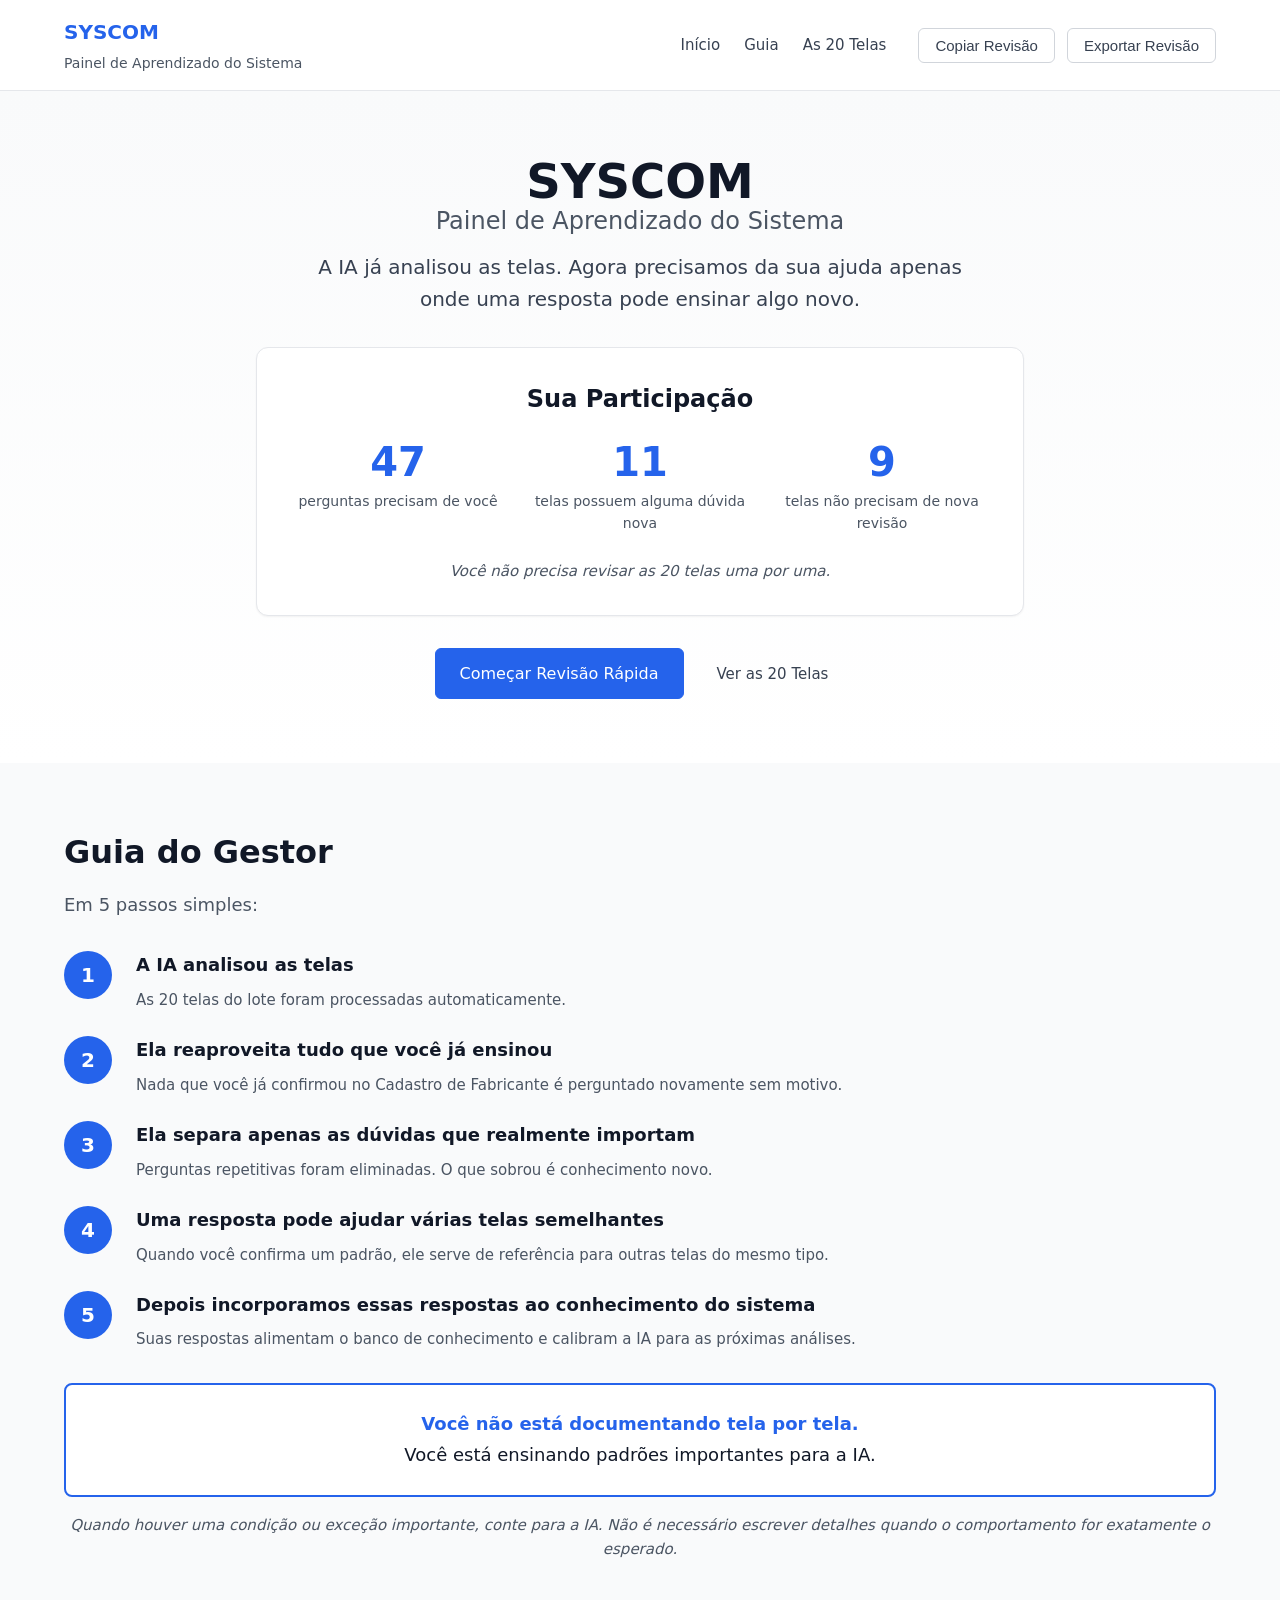
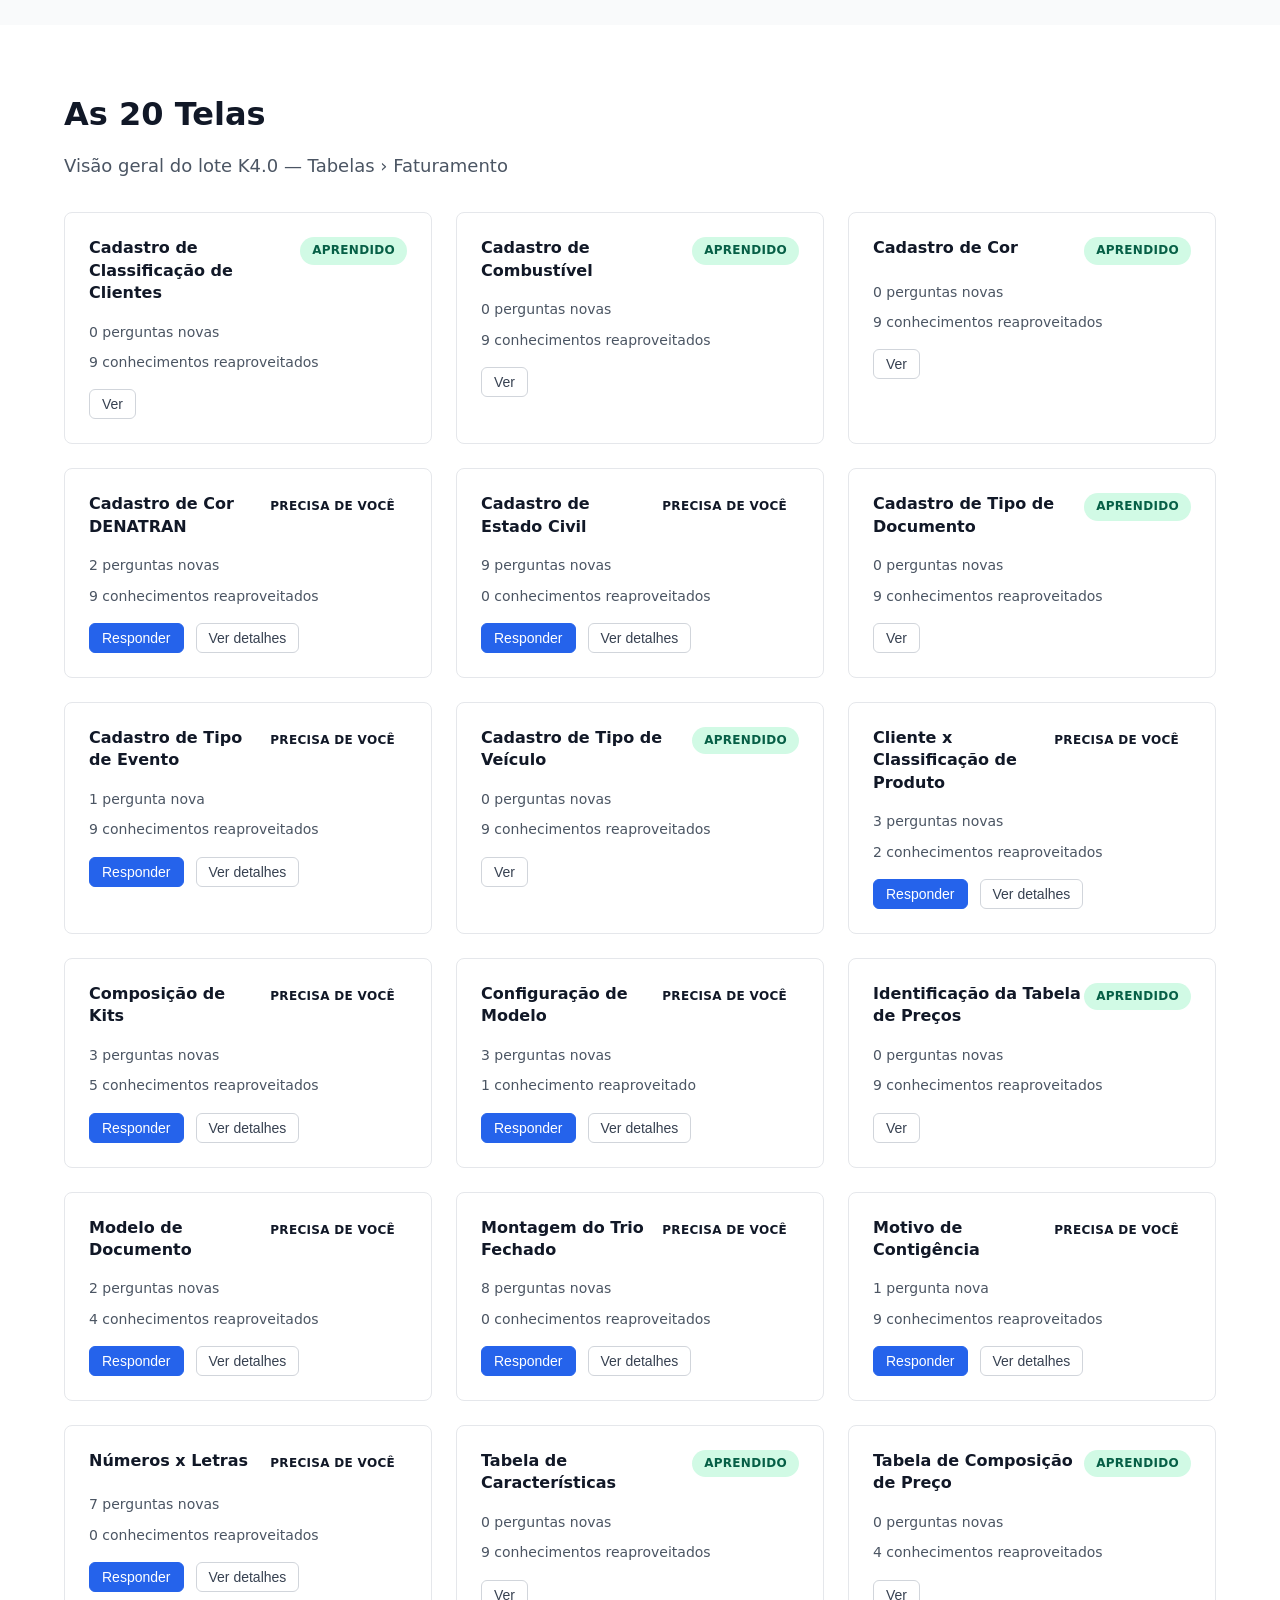
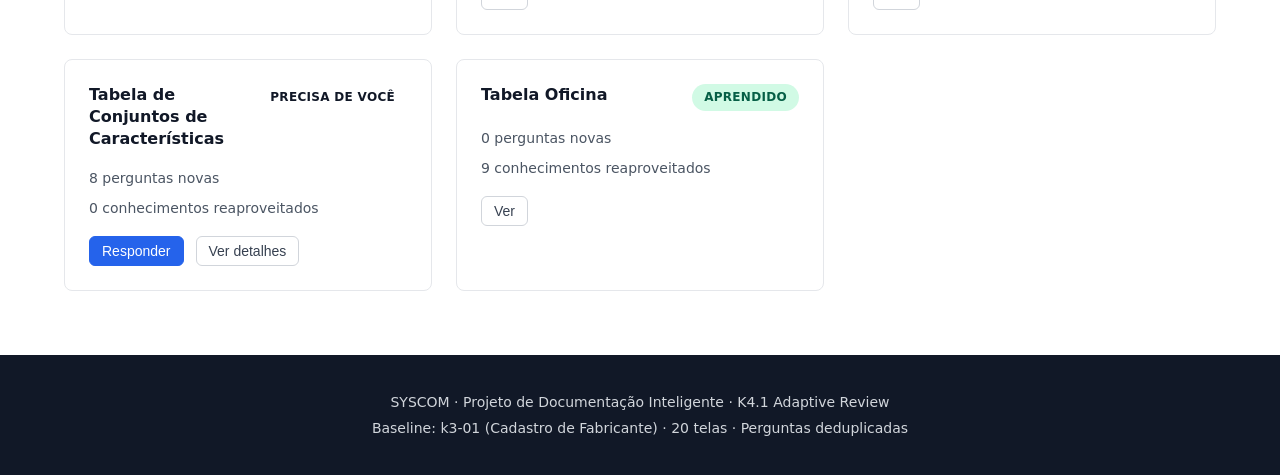
<file: index.html>
<!DOCTYPE html>
<html lang="pt-BR">
<head>
<meta charset="utf-8">
<meta name="viewport" content="width=device-width, initial-scale=1">
<meta name="robots" content="noindex, nofollow">
<title>SYSCOM · Painel de Aprendizado do Sistema</title>
<meta name="description" content="A IA já analisou as telas. Agora precisamos da sua ajuda apenas onde uma resposta pode ensinar algo novo.">
<link rel="stylesheet" href="assets/app.css">
</head>
<body>

<header class="topbar" role="banner">
  <div class="wrap topbar-inner">
    <div class="brand">
      <span class="brand-mark">SYSCOM</span>
      <span class="brand-sub">Painel de Aprendizado do Sistema</span>
    </div>
    <nav class="topnav" aria-label="Navegação principal">
      <a href="#home">Início</a>
      <a href="#guia">Guia</a>
      <a href="#telas">As 20 Telas</a>
    </nav>
    <div class="header-cta">
      <button type="button" class="btn btn-outline" id="btn-copiar">Copiar Revisão</button>
      <button type="button" class="btn btn-outline" id="btn-exportar">Exportar Revisão</button>
    </div>
  </div>
</header>

<main id="conteudo" tabindex="-1">

  <!-- HOME -->
  <section class="hero" id="home">
    <div class="wrap hero-inner">
      <h1 class="hero-title">SYSCOM<br><span>Painel de Aprendizado do Sistema</span></h1>
      <p class="hero-subtitle">A IA já analisou as telas. Agora precisamos da sua ajuda apenas onde uma resposta pode ensinar algo novo.</p>
      
      <div class="participation-box">
        <h2>Sua Participação</h2>
        <div class="stats-grid">
          <div class="stat-item">
            <span class="stat-number" id="questions-needed">—</span>
            <span class="stat-label">perguntas precisam de você</span>
          </div>
          <div class="stat-item">
            <span class="stat-number" id="screens-with-questions">—</span>
            <span class="stat-label">telas possuem alguma dúvida nova</span>
          </div>
          <div class="stat-item">
            <span class="stat-number" id="screens-learned">—</span>
            <span class="stat-label">telas não precisam de nova revisão</span>
          </div>
        </div>
        <p class="note">Você não precisa revisar as 20 telas uma por uma.</p>
      </div>

      <div class="hero-actions">
        <a href="#revisao-rapida" class="btn btn-primary btn-lg" id="cta-quick-review">Começar Revisão Rápida</a>
        <a href="#telas" class="btn btn-ghost">Ver as 20 Telas</a>
      </div>
    </div>
  </section>

  <!-- GUIA DO GESTOR -->
  <section class="section section-alt" id="guia">
    <div class="wrap">
      <h2 class="section-title">Guia do Gestor</h2>
      <p class="section-lead">Em 5 passos simples:</p>
      
      <div class="guide-steps">
        <div class="guide-step">
          <span class="step-number">1</span>
          <div class="step-content">
            <h3>A IA analisou as telas</h3>
            <p>As 20 telas do lote foram processadas automaticamente.</p>
          </div>
        </div>
        
        <div class="guide-step">
          <span class="step-number">2</span>
          <div class="step-content">
            <h3>Ela reaproveita tudo que você já ensinou</h3>
            <p>Nada que você já confirmou no Cadastro de Fabricante é perguntado novamente sem motivo.</p>
          </div>
        </div>
        
        <div class="guide-step">
          <span class="step-number">3</span>
          <div class="step-content">
            <h3>Ela separa apenas as dúvidas que realmente importam</h3>
            <p>Perguntas repetitivas foram eliminadas. O que sobrou é conhecimento novo.</p>
          </div>
        </div>
        
        <div class="guide-step">
          <span class="step-number">4</span>
          <div class="step-content">
            <h3>Uma resposta pode ajudar várias telas semelhantes</h3>
            <p>Quando você confirma um padrão, ele serve de referência para outras telas do mesmo tipo.</p>
          </div>
        </div>
        
        <div class="guide-step">
          <span class="step-number">5</span>
          <div class="step-content">
            <h3>Depois incorporamos essas respostas ao conhecimento do sistema</h3>
            <p>Suas respostas alimentam o banco de conhecimento e calibram a IA para as próximas análises.</p>
          </div>
        </div>
      </div>
      
      <div class="guide-summary">
        <p><strong>Você não está documentando tela por tela.</strong></p>
        <p>Você está ensinando padrões importantes para a IA.</p>
      </div>
      <p class="guide-footnote">Quando houver uma condição ou exceção importante, conte para a IA. Não é necessário escrever detalhes quando o comportamento for exatamente o esperado.</p>
    </div>
  </section>

  <!-- AS 20 TELAS -->
  <section class="section" id="telas">
    <div class="wrap">
      <h2 class="section-title">As 20 Telas</h2>
      <p class="section-lead">Visão geral do lote K4.0 — Tabelas › Faturamento</p>
      
      <div class="screens-grid" id="screens-grid">
        <!-- Populado via JavaScript -->
      </div>
    </div>
  </section>

  <!-- REVISÃO RÁPIDA -->
  <section class="section section-alt" id="revisao-rapida" style="display:none;">
    <div class="wrap">
      <h2 class="section-title">Revisão Rápida</h2>
      <p class="section-lead">Este é o modo recomendado. Uma pergunta por vez.</p>
      
      <div class="progress-bar" id="progress-container">
        <div class="progress-inner">
          <div class="progress-fill" id="progress-fill"></div>
        </div>
        <div class="progress-text">
          <span>Pergunta <span id="current-q">—</span> de <span id="total-q">—</span></span>
          <span>Respondidas: <span id="answered-count">0</span> • Pendentes: <span id="pending-count">—</span></span>
        </div>
      </div>

      <div class="question-card" id="question-card">
        <!-- Populado via JavaScript -->
      </div>

      <div class="review-actions">
        <button type="button" class="btn btn-outline" id="btn-prev-question">← Anterior</button>
        <button type="button" class="btn btn-outline" id="btn-skip-question">Pular</button>
        <button type="button" class="btn btn-primary" id="btn-next-question">Próxima →</button>
      </div>

      <div class="completion-message" id="completion-message" style="display:none;">
        <h3>Revisão Concluída!</h3>
        <p>Você respondeu <span id="final-answered-count">—</span> perguntas.</p>
        <p>Conhecimentos esclarecidos: <span id="knowledge-cleared-count">—</span></p>
        <div class="completion-breakdown">
          <div class="completion-stat"><b id="final-objective-count">—</b><span>respostas objetivas</span></div>
          <div class="completion-stat"><b id="final-explanations-count">—</b><span>explicações adicionais</span></div>
          <div class="completion-stat"><b id="final-open-count">—</b><span>perguntas abertas respondidas</span></div>
          <div class="completion-stat"><b id="final-pending-count">—</b><span>pendências</span></div>
        </div>
        <button type="button" class="btn btn-primary btn-lg" id="btn-export-final">Exportar Revisão</button>
        <button type="button" class="btn btn-outline" id="btn-copy-final">Copiar para Área de Transferência</button>
      </div>
    </div>
  </section>

  <!-- MODAL DE DETALHE DA TELA -->
  <div class="modal-overlay" id="screen-modal-overlay" style="display:none;" role="dialog" aria-modal="true" aria-labelledby="screen-modal-title">
    <div class="modal-dialog">
      <div class="modal-header">
        <div>
          <h3 id="screen-modal-title">—</h3>
          <span class="modal-status" id="screen-modal-status">—</span>
        </div>
        <button type="button" class="modal-close" id="screen-modal-close" aria-label="Fechar">×</button>
      </div>
      <div class="modal-body" id="screen-modal-body">
        <!-- Populado via JavaScript -->
      </div>
    </div>
  </div>

</main>

<footer class="footer">
  <div class="wrap">
    <p>SYSCOM · Projeto de Documentação Inteligente · K4.1 Adaptive Review</p>
    <p>Baseline: k3-01 (Cadastro de Fabricante) · 20 telas · Perguntas deduplicadas</p>
  </div>
</footer>

<script src="assets/app.js"></script>
</body>
</html>
</file>
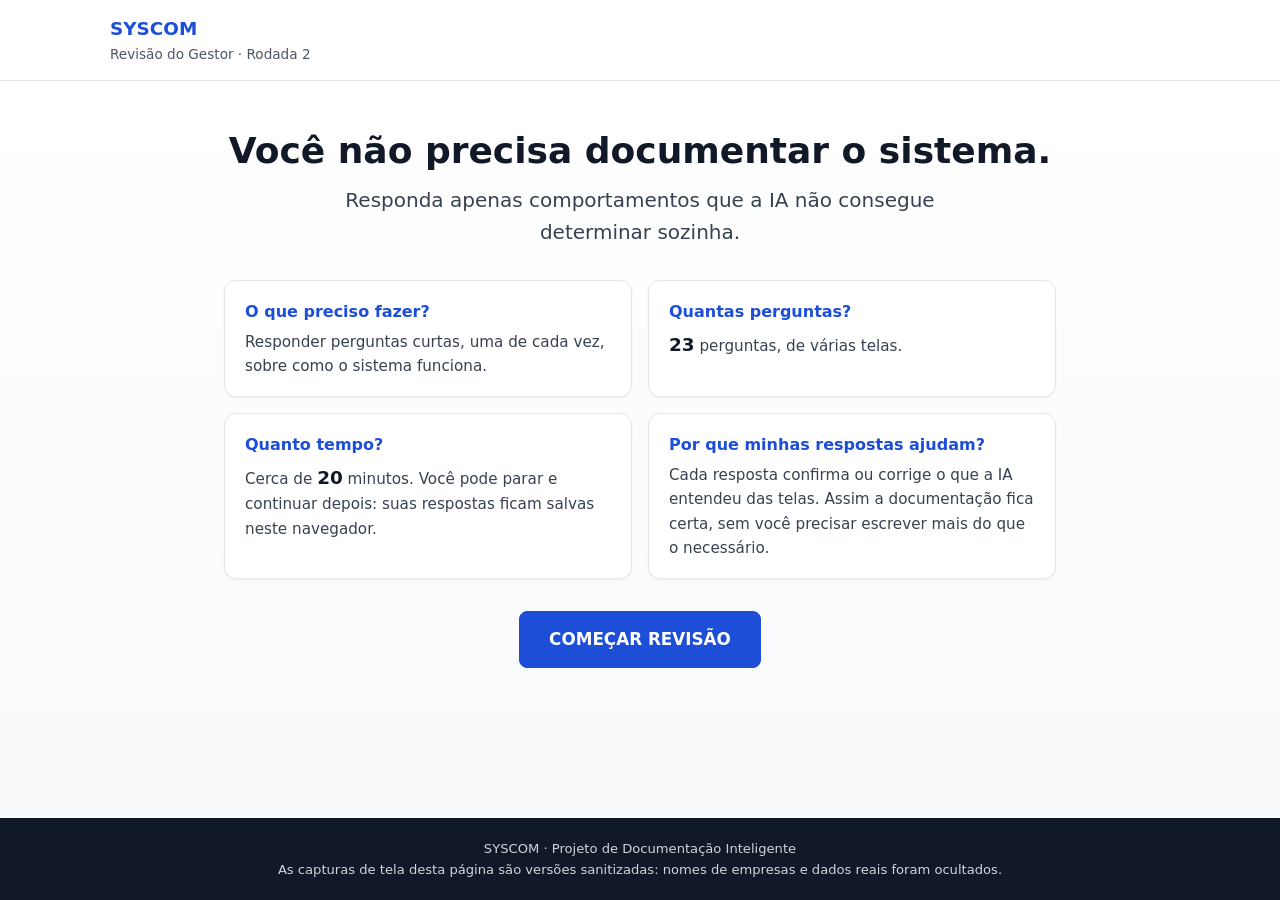
<file: k4-2-review/index.html>
<!DOCTYPE html>
<html lang="pt-BR">
<head>
<meta charset="utf-8">
<meta name="viewport" content="width=device-width, initial-scale=1">
<meta name="robots" content="noindex, nofollow">
<title>SYSCOM · Revisão do Gestor</title>
<meta name="description" content="Responda apenas os comportamentos que a IA não consegue determinar sozinha.">
<link rel="stylesheet" href="assets/app.css">
</head>
<body>

<a class="skip-link" href="#conteudo">Ir para o conteúdo</a>

<header class="topbar" role="banner">
  <div class="wrap topbar-inner">
    <button type="button" class="brand brand-home" id="btn-home" title="Voltar ao início" aria-label="SYSCOM, Revisão do Gestor. Voltar ao início">
      <span class="brand-mark">SYSCOM</span>
      <span class="brand-sub">Revisão do Gestor · Rodada 2</span>
    </button>
    <div class="topbar-actions">
      <span class="save-status" id="save-status" role="status" aria-live="polite"></span>
      <button type="button" class="btn btn-outline btn-sm" id="btn-go-summary" hidden>Ver resumo</button>
    </div>
  </div>
</header>

<main id="conteudo" tabindex="-1">

  <noscript>
    <div class="wrap"><p class="notice notice-error">Esta página precisa de JavaScript para funcionar.</p></div>
  </noscript>

  <div class="wrap">
    <p class="notice notice-error" id="load-error" hidden></p>
    <p class="notice notice-warn" id="storage-warning" hidden>Este navegador não permite salvar automaticamente. Suas respostas ficam apenas nesta aba: exporte a revisão antes de fechar.</p>
  </div>

  <!-- INÍCIO -->
  <section class="view" id="view-home" aria-labelledby="home-title" hidden>
    <div class="hero">
      <div class="wrap hero-inner">
        <h1 id="home-title" class="hero-title" tabindex="-1">Você não precisa documentar o sistema.</h1>
        <p class="hero-subtitle">Responda apenas comportamentos que a IA não consegue determinar sozinha.</p>

        <div class="info-grid">
          <div class="info-card">
            <h2>O que preciso fazer?</h2>
            <p>Responder perguntas curtas, uma de cada vez, sobre como o sistema funciona.</p>
          </div>
          <div class="info-card">
            <h2>Quantas perguntas?</h2>
            <p><strong class="info-number" id="home-total">—</strong> perguntas, de várias telas.</p>
          </div>
          <div class="info-card">
            <h2>Quanto tempo?</h2>
            <p>Cerca de <strong class="info-number" id="home-minutes">—</strong> minutos. Você pode parar e continuar depois: suas respostas ficam salvas neste navegador.</p>
          </div>
          <div class="info-card">
            <h2>Por que minhas respostas ajudam?</h2>
            <p>Cada resposta confirma ou corrige o que a IA entendeu das telas. Assim a documentação fica certa, sem você precisar escrever mais do que o necessário.</p>
          </div>
        </div>

        <div class="hero-actions">
          <button type="button" class="btn btn-primary btn-lg" id="btn-start">COMEÇAR REVISÃO</button>
          <button type="button" class="btn btn-ghost" id="btn-restart" hidden>Recomeçar do zero</button>
        </div>
        <p class="resume-note" id="resume-note" hidden></p>
      </div>
    </div>
  </section>

  <!-- PERGUNTA -->
  <section class="view" id="view-question" aria-labelledby="question-title" hidden>
    <div class="wrap wrap-narrow">
      <div class="progress" id="progress">
        <div class="progress-text">
          <span id="progress-label">Pergunta 1 de 1</span>
          <span id="progress-answered"></span>
        </div>
        <div class="progress-track" role="progressbar" aria-label="Progresso da revisão" aria-valuemin="0" aria-valuemax="100" aria-valuenow="0" id="progress-bar">
          <div class="progress-fill" id="progress-fill"></div>
        </div>
      </div>

      <article class="question-card" id="question-card">
        <!-- preenchido por app.js -->
      </article>

      <div class="review-actions">
        <button type="button" class="btn btn-outline" id="btn-prev">← Voltar</button>
        <button type="button" class="btn btn-outline" id="btn-skip">Pular / Não sei</button>
        <button type="button" class="btn btn-primary" id="btn-next">Próxima →</button>
      </div>
    </div>
  </section>

  <!-- RESUMO FINAL -->
  <section class="view" id="view-summary" aria-labelledby="summary-title" hidden>
    <div class="wrap wrap-narrow">
      <h1 id="summary-title" class="summary-title" tabindex="-1">Resumo da revisão</h1>
      <p class="summary-lead" id="summary-lead"></p>

      <div class="summary-grid" id="summary-grid">
        <!-- preenchido por app.js -->
      </div>

      <div class="pending-box" id="pending-box" hidden>
        <h2>Pendências ainda abertas</h2>
        <ul class="pending-list" id="pending-list"></ul>
      </div>

      <div class="summary-actions">
        <button type="button" class="btn btn-primary btn-lg" id="btn-export">EXPORTAR REVISÃO</button>
        <button type="button" class="btn btn-outline" id="btn-copy">Copiar para a área de transferência</button>
        <button type="button" class="btn btn-ghost" id="btn-back-questions">Voltar às perguntas</button>
      </div>
      <p class="action-feedback" id="action-feedback" role="status" aria-live="polite"></p>

      <p class="optional-note" id="optional-note"></p>
    </div>
  </section>

</main>

<!-- VER TELA -->
<div class="modal-overlay" id="screen-modal-overlay" hidden>
  <div class="modal-dialog" role="dialog" aria-modal="true" aria-labelledby="screen-modal-title">
    <div class="modal-header">
      <div>
        <h2 id="screen-modal-title">—</h2>
        <p class="modal-path" id="screen-modal-path"></p>
      </div>
      <button type="button" class="modal-close" id="screen-modal-close" aria-label="Fechar">×</button>
    </div>
    <div class="modal-body" id="screen-modal-body"></div>
    <div class="modal-footer">
      <button type="button" class="btn btn-outline" id="screen-modal-close-btn">Fechar</button>
    </div>
  </div>
</div>

<footer class="footer">
  <div class="wrap">
    <p>SYSCOM · Projeto de Documentação Inteligente</p>
    <p>As capturas de tela desta página são versões sanitizadas: nomes de empresas e dados reais foram ocultados.</p>
  </div>
</footer>

<script src="assets/app.js"></script>
</body>
</html>
</file>
<file: assets/app.css>
/* SYSCOM K4.1 Adaptive Review - Estilos */

* {
  margin: 0;
  padding: 0;
  box-sizing: border-box;
}

:root {
  --color-primary: #2563eb;
  --color-primary-hover: #1d4ed8;
  --color-gray-50: #f9fafb;
  --color-gray-100: #f3f4f6;
  --color-gray-200: #e5e7eb;
  --color-gray-300: #d1d5db;
  --color-gray-600: #4b5563;
  --color-gray-700: #374151;
  --color-gray-900: #111827;
  --color-success: #10b981;
  --color-warning: #f59e0b;
  --color-info: #3b82f6;
  --font-sans: system-ui, -apple-system, sans-serif;
  --shadow-sm: 0 1px 2px 0 rgb(0 0 0 / 0.05);
  --shadow-md: 0 4px 6px -1px rgb(0 0 0 / 0.1);
  --shadow-lg: 0 10px 15px -3px rgb(0 0 0 / 0.1);
}

body {
  font-family: var(--font-sans);
  line-height: 1.6;
  color: var(--color-gray-900);
  background: #fff;
}

.wrap {
  max-width: 1200px;
  margin: 0 auto;
  padding: 0 1.5rem;
}

/* HEADER */
.topbar {
  background: #fff;
  border-bottom: 1px solid var(--color-gray-200);
  padding: 1rem 0;
  position: sticky;
  top: 0;
  z-index: 100;
}

.topbar-inner {
  display: flex;
  align-items: center;
  gap: 2rem;
}

.brand {
  display: flex;
  flex-direction: column;
  gap: 0.25rem;
}

.brand-mark {
  font-size: 1.25rem;
  font-weight: 700;
  color: var(--color-primary);
}

.brand-sub {
  font-size: 0.875rem;
  color: var(--color-gray-600);
}

.topnav {
  display: flex;
  gap: 1.5rem;
  margin-left: auto;
}

.topnav a {
  color: var(--color-gray-700);
  text-decoration: none;
  font-size: 0.9375rem;
  font-weight: 500;
  transition: color 0.2s;
}

.topnav a:hover {
  color: var(--color-primary);
}

.header-cta {
  display: flex;
  gap: 0.75rem;
}

/* BUTTONS */
.btn {
  display: inline-flex;
  align-items: center;
  justify-content: center;
  padding: 0.5rem 1rem;
  font-size: 0.9375rem;
  font-weight: 500;
  border-radius: 0.375rem;
  border: 1px solid transparent;
  cursor: pointer;
  text-decoration: none;
  transition: all 0.2s;
  white-space: nowrap;
}

.btn-primary {
  background: var(--color-primary);
  color: #fff;
  border-color: var(--color-primary);
}

.btn-primary:hover {
  background: var(--color-primary-hover);
}

.btn-outline {
  background: transparent;
  color: var(--color-gray-700);
  border-color: var(--color-gray-300);
}

.btn-outline:hover {
  background: var(--color-gray-50);
}

.btn-ghost {
  background: transparent;
  color: var(--color-gray-700);
}

.btn-ghost:hover {
  background: var(--color-gray-50);
}

.btn-lg {
  padding: 0.75rem 1.5rem;
  font-size: 1rem;
}

/* HERO */
.hero {
  padding: 4rem 0;
  background: linear-gradient(to bottom, var(--color-gray-50), #fff);
}

.hero-inner {
  text-align: center;
}

.hero-title {
  font-size: 3rem;
  font-weight: 700;
  line-height: 1.1;
  margin-bottom: 1rem;
}

.hero-title span {
  display: block;
  font-size: 1.5rem;
  font-weight: 400;
  color: var(--color-gray-600);
}

.hero-subtitle {
  font-size: 1.25rem;
  color: var(--color-gray-700);
  max-width: 42rem;
  margin: 0 auto 2rem;
}

.hero-actions {
  display: flex;
  gap: 1rem;
  justify-content: center;
  margin-top: 2rem;
}

/* PARTICIPATION BOX */
.participation-box {
  background: #fff;
  border: 1px solid var(--color-gray-200);
  border-radius: 0.75rem;
  padding: 2rem;
  margin: 2rem auto;
  max-width: 48rem;
  box-shadow: var(--shadow-sm);
}

.participation-box h2 {
  font-size: 1.5rem;
  margin-bottom: 1.5rem;
  text-align: center;
}

.stats-grid {
  display: grid;
  grid-template-columns: repeat(3, 1fr);
  gap: 1.5rem;
  margin-bottom: 1.5rem;
}

.stat-item {
  text-align: center;
}

.stat-number {
  display: block;
  font-size: 2.5rem;
  font-weight: 700;
  color: var(--color-primary);
  line-height: 1;
}

.stat-label {
  display: block;
  font-size: 0.875rem;
  color: var(--color-gray-600);
  margin-top: 0.5rem;
}

.participation-box .note {
  text-align: center;
  font-size: 0.9375rem;
  color: var(--color-gray-600);
  font-style: italic;
}

/* SECTIONS */
.section {
  padding: 4rem 0;
}

.section-alt {
  background: var(--color-gray-50);
}

.section-title {
  font-size: 2rem;
  font-weight: 700;
  margin-bottom: 0.75rem;
}

.section-lead {
  font-size: 1.125rem;
  color: var(--color-gray-600);
  margin-bottom: 2rem;
}

/* GUIDE STEPS */
.guide-steps {
  display: flex;
  flex-direction: column;
  gap: 1.5rem;
  margin: 2rem 0;
}

.guide-step {
  display: flex;
  gap: 1.5rem;
  align-items: flex-start;
}

.step-number {
  flex-shrink: 0;
  width: 3rem;
  height: 3rem;
  background: var(--color-primary);
  color: #fff;
  border-radius: 50%;
  display: flex;
  align-items: center;
  justify-content: center;
  font-size: 1.25rem;
  font-weight: 700;
}

.step-content h3 {
  font-size: 1.125rem;
  margin-bottom: 0.5rem;
}

.step-content p {
  color: var(--color-gray-600);
  font-size: 0.9375rem;
}

.guide-summary {
  background: #fff;
  border: 2px solid var(--color-primary);
  border-radius: 0.5rem;
  padding: 1.5rem;
  margin-top: 2rem;
  text-align: center;
}

.guide-summary p {
  font-size: 1.125rem;
  line-height: 1.7;
}

.guide-summary p:first-child {
  font-weight: 600;
  color: var(--color-primary);
}

/* SCREENS GRID */
.screens-grid {
  display: grid;
  grid-template-columns: repeat(auto-fill, minmax(280px, 1fr));
  gap: 1.5rem;
}

.screen-card {
  background: #fff;
  border: 1px solid var(--color-gray-200);
  border-radius: 0.5rem;
  padding: 1.5rem;
  transition: box-shadow 0.2s;
}

.screen-card:hover {
  box-shadow: var(--shadow-md);
}

.screen-card-header {
  display: flex;
  justify-content: space-between;
  align-items: flex-start;
  margin-bottom: 1rem;
}

.screen-card h3 {
  font-size: 1rem;
  font-weight: 600;
  line-height: 1.4;
}

.screen-status {
  flex-shrink: 0;
  padding: 0.25rem 0.75rem;
  border-radius: 1rem;
  font-size: 0.75rem;
  font-weight: 600;
  text-transform: uppercase;
  letter-spacing: 0.025em;
}

.status-aprendido {
  background: #d1fae5;
  color: #065f46;
}

.status-precisa-de-voce {
  background: #fef3c7;
  color: #92400e;
}

.status-parcial {
  background: #dbeafe;
  color: #1e40af;
}

.screen-card-meta {
  display: flex;
  flex-direction: column;
  gap: 0.5rem;
  font-size: 0.875rem;
  color: var(--color-gray-600);
  margin-bottom: 1rem;
}

.screen-card-actions {
  display: flex;
  gap: 0.75rem;
}

.btn-sm {
  padding: 0.375rem 0.75rem;
  font-size: 0.875rem;
}

/* QUESTION CARD */
.question-card {
  background: #fff;
  border: 1px solid var(--color-gray-200);
  border-radius: 0.75rem;
  padding: 2rem;
  margin: 2rem 0;
  box-shadow: var(--shadow-md);
}

.question-header {
  margin-bottom: 1.5rem;
  padding-bottom: 1rem;
  border-bottom: 1px solid var(--color-gray-200);
}

.question-context {
  font-size: 0.875rem;
  color: var(--color-gray-600);
  margin-bottom: 1rem;
}

.question-learned {
  background: var(--color-gray-50);
  padding: 1rem;
  border-radius: 0.5rem;
  margin-bottom: 1rem;
  font-size: 0.9375rem;
}

.question-learned strong {
  color: var(--color-primary);
}

.question-text {
  font-size: 1.25rem;
  font-weight: 600;
  margin-bottom: 0.5rem;
}

.question-impact {
  font-size: 0.875rem;
  color: var(--color-success);
  font-weight: 500;
}

.question-body {
  margin: 1.5rem 0;
}

.answer-options {
  display: flex;
  flex-direction: column;
  gap: 0.75rem;
  margin-bottom: 1.5rem;
}

.answer-option {
  display: flex;
  align-items: center;
  gap: 0.75rem;
  padding: 1rem;
  border: 2px solid var(--color-gray-200);
  border-radius: 0.5rem;
  cursor: pointer;
  transition: all 0.2s;
}

.answer-option:hover {
  border-color: var(--color-primary);
  background: var(--color-gray-50);
}

.answer-option input[type="radio"] {
  width: 1.25rem;
  height: 1.25rem;
  cursor: pointer;
}

.answer-option label {
  flex: 1;
  cursor: pointer;
  font-weight: 500;
}

.answer-option.selected {
  border-color: var(--color-primary);
  background: #eff6ff;
}

.explanation-field,
.condition-field {
  display: none;
  margin-top: 1rem;
}

.explanation-field.visible,
.condition-field.visible {
  display: block;
}

.explanation-field label,
.condition-field label {
  display: block;
  font-weight: 500;
  margin-bottom: 0.5rem;
}

.explanation-field textarea,
.condition-field textarea {
  width: 100%;
  min-height: 6rem;
  padding: 0.75rem;
  border: 1px solid var(--color-gray-300);
  border-radius: 0.375rem;
  font-family: var(--font-sans);
  font-size: 0.9375rem;
  resize: vertical;
}

.condition-field textarea {
  min-height: 4rem;
}

.field-optional {
  font-weight: 400;
  color: var(--color-gray-600);
  font-size: 0.875rem;
}

.explanation-hint {
  margin-top: 0.5rem;
  font-size: 0.8125rem;
  color: var(--color-gray-600);
  font-style: italic;
}

/* OPEN QUESTIONS (NOVEL / SCREEN_SPECIFIC) */
.open-question-badge {
  display: inline-block;
  background: #eef2ff;
  color: #4338ca;
  font-size: 0.75rem;
  font-weight: 700;
  text-transform: uppercase;
  letter-spacing: 0.025em;
  padding: 0.25rem 0.75rem;
  border-radius: 1rem;
  margin-bottom: 0.75rem;
}

.open-question-subtext {
  font-size: 0.875rem;
  color: var(--color-gray-600);
  margin-top: 0.25rem;
}

.answer-options-open {
  margin-bottom: 0.5rem;
}

/* VALIDATION MESSAGE */
.validation-message {
  margin-top: 1rem;
  padding: 0.75rem 1rem;
  background: #fef2f2;
  border: 1px solid #fecaca;
  color: #991b1b;
  border-radius: 0.375rem;
  font-size: 0.875rem;
}

/* COMPLETION BREAKDOWN */
.completion-breakdown {
  display: grid;
  grid-template-columns: repeat(4, 1fr);
  gap: 1rem;
  margin: 1.5rem 0;
}

.completion-stat {
  text-align: center;
}

.completion-stat b {
  display: block;
  font-size: 1.75rem;
  font-weight: 700;
  color: var(--color-primary);
}

.completion-stat span {
  display: block;
  font-size: 0.8125rem;
  color: var(--color-gray-600);
  margin-top: 0.25rem;
}

/* GUIDE FOOTNOTE */
.guide-footnote {
  margin-top: 1rem;
  text-align: center;
  font-size: 0.9375rem;
  color: var(--color-gray-600);
  font-style: italic;
}

@media (max-width: 768px) {
  .completion-breakdown {
    grid-template-columns: repeat(2, 1fr);
  }
}

/* PROGRESS BAR */
.progress-bar {
  margin: 2rem 0;
}

.progress-inner {
  height: 0.5rem;
  background: var(--color-gray-200);
  border-radius: 1rem;
  overflow: hidden;
  margin-bottom: 0.75rem;
}

.progress-fill {
  height: 100%;
  background: var(--color-primary);
  transition: width 0.3s;
  width: 0%;
}

.progress-text {
  display: flex;
  justify-content: space-between;
  font-size: 0.875rem;
  color: var(--color-gray-600);
}

/* REVIEW ACTIONS */
.review-actions {
  display: flex;
  justify-content: space-between;
  margin-top: 2rem;
}

/* COMPLETION MESSAGE */
.completion-message {
  text-align: center;
  padding: 3rem;
  background: #fff;
  border: 2px solid var(--color-success);
  border-radius: 0.75rem;
}

.completion-message h3 {
  font-size: 2rem;
  color: var(--color-success);
  margin-bottom: 1rem;
}

.completion-message p {
  font-size: 1.125rem;
  margin: 0.5rem 0;
}

.completion-message .btn {
  margin: 0.5rem;
}

/* FOOTER */
.footer {
  background: var(--color-gray-900);
  color: var(--color-gray-300);
  padding: 2rem 0;
  text-align: center;
  font-size: 0.875rem;
}

.footer p {
  margin: 0.25rem 0;
}

/* SCREEN CARD ACTIONS (dois botões) */
.screen-card-actions {
  flex-wrap: wrap;
}

/* MODAL DE DETALHE DA TELA */
.modal-overlay {
  position: fixed;
  inset: 0;
  background: rgb(17 24 39 / 0.55);
  display: flex;
  align-items: center;
  justify-content: center;
  padding: 1.5rem;
  z-index: 1000;
}

.modal-dialog {
  background: #fff;
  border-radius: 0.75rem;
  max-width: 42rem;
  width: 100%;
  max-height: 85vh;
  overflow-y: auto;
  box-shadow: var(--shadow-lg);
}

.modal-header {
  display: flex;
  align-items: flex-start;
  justify-content: space-between;
  gap: 1rem;
  padding: 1.5rem 1.5rem 1rem;
  border-bottom: 1px solid var(--color-gray-200);
  position: sticky;
  top: 0;
  background: #fff;
  border-radius: 0.75rem 0.75rem 0 0;
}

.modal-header h3 {
  font-size: 1.25rem;
  font-weight: 700;
  margin-bottom: 0.5rem;
}

.modal-status {
  display: inline-block;
  padding: 0.25rem 0.75rem;
  border-radius: 1rem;
  font-size: 0.75rem;
  font-weight: 600;
  text-transform: uppercase;
  letter-spacing: 0.025em;
}

.modal-close {
  background: transparent;
  border: none;
  font-size: 1.75rem;
  line-height: 1;
  color: var(--color-gray-600);
  cursor: pointer;
  padding: 0;
  flex-shrink: 0;
}

.modal-close:hover {
  color: var(--color-gray-900);
}

.modal-body {
  padding: 1.5rem;
}

.modal-section {
  margin-bottom: 1.75rem;
}

.modal-section:last-child {
  margin-bottom: 0;
}

.modal-section-title {
  font-size: 0.9375rem;
  font-weight: 700;
  margin-bottom: 0.75rem;
  color: var(--color-gray-900);
}

.modal-focus-text {
  color: var(--color-gray-700);
  font-size: 0.9375rem;
  margin-bottom: 1.5rem;
}

/* Representação esquemática */
.schematic-box {
  background: var(--color-gray-50);
  border: 1px solid var(--color-gray-200);
  border-radius: 0.5rem;
  padding: 1rem;
}

.schematic-row {
  display: flex;
  flex-wrap: wrap;
  gap: 0.5rem;
  margin-bottom: 0.75rem;
}

.schematic-row:last-child {
  margin-bottom: 0;
}

.schematic-row-label {
  flex: 0 0 100%;
  font-size: 0.75rem;
  font-weight: 600;
  text-transform: uppercase;
  letter-spacing: 0.025em;
  color: var(--color-gray-600);
  margin-bottom: 0.25rem;
}

.schematic-chip {
  display: inline-flex;
  align-items: center;
  gap: 0.375rem;
  background: #fff;
  border: 1px solid var(--color-gray-300);
  border-radius: 0.375rem;
  padding: 0.375rem 0.625rem;
  font-size: 0.8125rem;
}

.schematic-chip-field { border-color: var(--color-info); }
.schematic-chip-action {
  background: var(--color-gray-900);
  color: #fff;
  border-color: var(--color-gray-900);
  font-weight: 500;
}
.schematic-chip-grid { border-color: var(--color-success); }
.schematic-chip-type {
  color: var(--color-gray-600);
  font-size: 0.75rem;
}

.schematic-empty {
  color: var(--color-gray-600);
  font-size: 0.875rem;
  font-style: italic;
}

/* Conhecimento reaproveitado */
.learned-list {
  list-style: none;
  display: flex;
  flex-direction: column;
  gap: 0.75rem;
}

.learned-item {
  background: #ecfdf5;
  border: 1px solid #a7f3d0;
  border-radius: 0.5rem;
  padding: 0.75rem 1rem;
}

.learned-item-subject {
  font-weight: 600;
  font-size: 0.9375rem;
  margin-bottom: 0.25rem;
}

.learned-item-origin {
  font-size: 0.8125rem;
  color: #065f46;
}

.learned-item-note {
  font-size: 0.8125rem;
  color: var(--color-gray-600);
  margin-top: 0.25rem;
}

/* Ainda não sabemos */
.unknowns-list {
  list-style: none;
  display: flex;
  flex-direction: column;
  gap: 0.5rem;
}

.unknowns-item {
  background: #fffbeb;
  border: 1px solid #fde68a;
  border-radius: 0.5rem;
  padding: 0.625rem 1rem;
  font-size: 0.875rem;
  color: #92400e;
}

/* Por que não precisamos perguntar agora */
.why-no-question-box {
  background: var(--color-gray-50);
  border-left: 3px solid var(--color-primary);
  border-radius: 0.375rem;
  padding: 0.875rem 1rem;
  font-size: 0.9375rem;
  color: var(--color-gray-700);
}

/* Pendências (lista curta das perguntas ainda abertas) */
.pending-questions-list {
  list-style: none;
  display: flex;
  flex-direction: column;
  gap: 0.5rem;
}

.pending-questions-item {
  background: #fef3c7;
  border: 1px solid #fde68a;
  border-radius: 0.5rem;
  padding: 0.625rem 1rem;
  font-size: 0.875rem;
  color: #92400e;
}

.modal-footer-actions {
  margin-top: 1.5rem;
  padding-top: 1.5rem;
  border-top: 1px solid var(--color-gray-200);
  display: flex;
  justify-content: flex-end;
}

/* RESPONSIVE */
@media (max-width: 768px) {
  .stats-grid {
    grid-template-columns: 1fr;
  }
  
  .topbar-inner {
    flex-direction: column;
    gap: 1rem;
  }
  
  .topnav {
    margin-left: 0;
  }
  
  .hero-title {
    font-size: 2rem;
  }
  
  .screens-grid {
    grid-template-columns: 1fr;
  }
}
</file>
<file: k4-2-review/assets/app.css>
/* SYSCOM · Revisão do Gestor · Rodada 2 (K4.2) */

*, *::before, *::after { box-sizing: border-box; }
* { margin: 0; padding: 0; }

[hidden] { display: none !important; }

:root {
  --primary: #1d4ed8;
  --primary-hover: #1e40af;
  --primary-soft: #eff6ff;
  --gray-50: #f9fafb;
  --gray-100: #f3f4f6;
  --gray-200: #e5e7eb;
  --gray-300: #d1d5db;
  --gray-600: #4b5563;
  --gray-700: #374151;
  --gray-900: #111827;
  --success: #047857;
  --warn-bg: #fffbeb;
  --warn-border: #fde68a;
  --warn-text: #92400e;
  --error-bg: #fef2f2;
  --error-border: #fecaca;
  --error-text: #991b1b;
  --font: system-ui, -apple-system, "Segoe UI", Roboto, sans-serif;
  --shadow-sm: 0 1px 2px rgb(0 0 0 / 0.06);
  --shadow-md: 0 4px 10px -2px rgb(0 0 0 / 0.1);
}

html { scroll-behavior: smooth; }

body {
  font-family: var(--font);
  line-height: 1.6;
  color: var(--gray-900);
  background: var(--gray-50);
  min-height: 100vh;
  display: flex;
  flex-direction: column;
}

main { flex: 1; outline: none; }

.wrap { max-width: 1100px; margin: 0 auto; padding: 0 1.25rem; }
.wrap-narrow { max-width: 760px; margin: 0 auto; padding: 1.5rem 1.25rem 3rem; }

:focus-visible { outline: 3px solid #f59e0b; outline-offset: 2px; }

.skip-link {
  position: absolute; left: -999px; top: 0; background: #fff; color: var(--primary);
  padding: 0.5rem 1rem; z-index: 2000;
}
.skip-link:focus { left: 0.5rem; top: 0.5rem; }

/* Topo */
.topbar { background: #fff; border-bottom: 1px solid var(--gray-200); padding: 0.75rem 0; position: sticky; top: 0; z-index: 100; }
.topbar-inner { display: flex; align-items: center; justify-content: space-between; gap: 1rem; flex-wrap: wrap; }
.brand { display: flex; flex-direction: column; line-height: 1.2; }
.brand-mark { font-size: 1.15rem; font-weight: 700; color: var(--primary); }
.brand-sub { font-size: 0.85rem; color: var(--gray-600); }
.topbar-actions { display: flex; align-items: center; gap: 0.75rem; }
.save-status { font-size: 0.8rem; color: var(--gray-600); }

/* Botões */
.btn {
  display: inline-flex; align-items: center; justify-content: center;
  padding: 0.55rem 1.1rem; font: inherit; font-weight: 600; font-size: 0.95rem;
  border-radius: 0.5rem; border: 1px solid transparent; cursor: pointer; background: transparent;
  color: var(--gray-700); transition: background 0.15s, border-color 0.15s;
}
.btn:disabled { opacity: 0.45; cursor: not-allowed; }
.btn-primary { background: var(--primary); color: #fff; border-color: var(--primary); }
.btn-primary:hover:not(:disabled) { background: var(--primary-hover); }
.btn-outline { border-color: var(--gray-300); background: #fff; }
.btn-outline:hover:not(:disabled) { background: var(--gray-100); }
.btn-ghost:hover { background: var(--gray-100); }
.btn-lg { padding: 0.9rem 1.8rem; font-size: 1.05rem; }
.btn-sm { padding: 0.35rem 0.8rem; font-size: 0.85rem; }

/* Avisos */
.notice { margin: 1rem 0; padding: 0.8rem 1rem; border-radius: 0.5rem; font-size: 0.92rem; }
.notice-error { background: var(--error-bg); border: 1px solid var(--error-border); color: var(--error-text); }
.notice-warn { background: var(--warn-bg); border: 1px solid var(--warn-border); color: var(--warn-text); }

/* Início */
.hero { padding: 3rem 0 3.5rem; background: linear-gradient(to bottom, #fff, var(--gray-50)); }
.hero-inner { text-align: center; }
.hero-title { font-size: 2.25rem; line-height: 1.2; font-weight: 700; margin-bottom: 0.75rem; outline: none; }
.hero-subtitle { font-size: 1.25rem; color: var(--gray-700); max-width: 40rem; margin: 0 auto 2rem; }

.info-grid { display: grid; grid-template-columns: repeat(2, 1fr); gap: 1rem; text-align: left; max-width: 52rem; margin: 0 auto 2rem; }
.info-card { background: #fff; border: 1px solid var(--gray-200); border-radius: 0.75rem; padding: 1.1rem 1.25rem; box-shadow: var(--shadow-sm); }
.info-card h2 { font-size: 1rem; margin-bottom: 0.35rem; color: var(--primary); }
.info-card p { font-size: 0.95rem; color: var(--gray-700); }
.info-number { font-size: 1.15rem; color: var(--gray-900); }

.hero-actions { display: flex; gap: 0.75rem; justify-content: center; flex-wrap: wrap; }
.resume-note { margin-top: 1rem; font-size: 0.9rem; color: var(--gray-600); }

/* Progresso */
.progress { margin-bottom: 1.25rem; }
.progress-text { display: flex; justify-content: space-between; gap: 1rem; font-size: 0.88rem; color: var(--gray-600); margin-bottom: 0.45rem; flex-wrap: wrap; }
.progress-track { height: 0.55rem; background: var(--gray-200); border-radius: 1rem; overflow: hidden; }
.progress-fill { height: 100%; width: 0; background: var(--primary); transition: width 0.3s; }

/* Cartão de pergunta */
.question-card { background: #fff; border: 1px solid var(--gray-200); border-radius: 0.9rem; padding: 1.5rem; box-shadow: var(--shadow-md); }
.qc-head { display: flex; justify-content: space-between; align-items: flex-start; gap: 1rem; margin-bottom: 1.25rem; padding-bottom: 1rem; border-bottom: 1px solid var(--gray-200); }
.qc-title-block { min-width: 0; }
.tag { display: inline-block; background: #eef2ff; color: #3730a3; font-size: 0.75rem; font-weight: 700; padding: 0.2rem 0.65rem; border-radius: 1rem; margin-bottom: 0.5rem; }
.qc-screen-label, .qc-label { font-size: 0.75rem; text-transform: uppercase; letter-spacing: 0.04em; color: var(--gray-600); font-weight: 600; }
.qc-screen { font-size: 1.25rem; line-height: 1.3; outline: none; }
.same-screen { margin-top: 0.35rem; font-size: 0.88rem; color: var(--success); font-weight: 600; }
.qc-question { font-size: 1.25rem; font-weight: 600; line-height: 1.45; margin: 0.25rem 0 1rem; }

.suspicion { background: var(--warn-bg); border: 1px solid var(--warn-border); border-left: 4px solid #f59e0b; color: var(--warn-text); border-radius: 0.5rem; padding: 0.8rem 1rem; margin-bottom: 1rem; font-weight: 500; }

.qc-block { margin-bottom: 1rem; }
.qc-block h3 { font-size: 0.92rem; margin-bottom: 0.2rem; color: var(--gray-900); }
.qc-block p { font-size: 0.95rem; color: var(--gray-700); }
.qc-block-soft { background: var(--gray-50); border: 1px solid var(--gray-200); border-radius: 0.5rem; padding: 0.8rem 1rem; }

/* Respostas */
.answers { border: 0; margin: 1.25rem 0 0; display: flex; flex-direction: column; gap: 0.6rem; }
.answers legend { font-weight: 700; font-size: 0.95rem; margin-bottom: 0.5rem; padding: 0; }
.answer-option { display: flex; align-items: center; gap: 0.75rem; padding: 0.85rem 1rem; border: 2px solid var(--gray-200); border-radius: 0.6rem; cursor: pointer; transition: border-color 0.15s, background 0.15s; }
.answer-option:hover { border-color: var(--primary); background: var(--gray-50); }
.answer-option.selected { border-color: var(--primary); background: var(--primary-soft); }
.answer-option input { width: 1.2rem; height: 1.2rem; flex-shrink: 0; cursor: pointer; accent-color: var(--primary); }
.answer-label { font-weight: 600; }

.field-host { margin-top: 1rem; }
.field-label { display: block; font-weight: 600; margin-bottom: 0.4rem; font-size: 0.95rem; }
.field-host textarea { width: 100%; padding: 0.7rem; border: 1px solid var(--gray-300); border-radius: 0.5rem; font: inherit; font-size: 0.95rem; resize: vertical; min-height: 5rem; }

.validation { margin-top: 1rem; padding: 0.7rem 1rem; background: var(--error-bg); border: 1px solid var(--error-border); color: var(--error-text); border-radius: 0.5rem; font-size: 0.9rem; }

.review-actions { display: flex; justify-content: space-between; gap: 0.75rem; margin-top: 1.25rem; flex-wrap: wrap; }

/* Resumo */
.summary-title { font-size: 1.75rem; outline: none; margin-bottom: 0.4rem; }
.summary-lead { color: var(--gray-700); margin-bottom: 1.5rem; }
.summary-grid { display: grid; grid-template-columns: repeat(3, 1fr); gap: 0.9rem; margin-bottom: 1.5rem; }
.summary-stat { background: #fff; border: 1px solid var(--gray-200); border-radius: 0.75rem; padding: 1rem; text-align: center; box-shadow: var(--shadow-sm); }
.summary-number { display: block; font-size: 1.9rem; font-weight: 700; color: var(--primary); line-height: 1.1; }
.summary-label { display: block; margin-top: 0.3rem; font-size: 0.85rem; color: var(--gray-600); }

.pending-box { background: var(--warn-bg); border: 1px solid var(--warn-border); border-radius: 0.75rem; padding: 1rem 1.25rem; margin-bottom: 1.5rem; }
.pending-box h2 { font-size: 1rem; color: var(--warn-text); margin-bottom: 0.6rem; }
.pending-list { list-style: none; display: flex; flex-direction: column; gap: 0.6rem; }
.pending-list li { display: flex; justify-content: space-between; align-items: center; gap: 0.75rem; font-size: 0.9rem; }
.pending-incomplete { color: var(--error-text); }

.summary-actions { display: flex; gap: 0.75rem; flex-wrap: wrap; align-items: center; }
.action-feedback { margin-top: 0.75rem; min-height: 1.4rem; font-size: 0.9rem; color: var(--success); font-weight: 600; }
.optional-note { margin-top: 1.5rem; font-size: 0.88rem; color: var(--gray-600); font-style: italic; }

/* VER TELA */
body.modal-open { overflow: hidden; }
.modal-overlay { position: fixed; inset: 0; background: rgb(17 24 39 / 0.55); display: flex; align-items: center; justify-content: center; padding: 1rem; z-index: 1000; }
.modal-dialog { background: #fff; border-radius: 0.9rem; max-width: 40rem; width: 100%; max-height: 85vh; overflow-y: auto; box-shadow: 0 20px 40px -10px rgb(0 0 0 / 0.35); }
.modal-header { display: flex; justify-content: space-between; align-items: flex-start; gap: 1rem; padding: 1.1rem 1.25rem; border-bottom: 1px solid var(--gray-200); position: sticky; top: 0; background: #fff; }
.modal-header h2 { font-size: 1.15rem; }
.modal-path { font-size: 0.85rem; color: var(--gray-600); }
.modal-close { background: transparent; border: 0; font-size: 1.8rem; line-height: 1; color: var(--gray-600); cursor: pointer; padding: 0 0.25rem; }
.modal-close:hover { color: var(--gray-900); }
.modal-body { padding: 1.25rem; }
.modal-note { margin-top: 1rem; font-size: 0.82rem; color: var(--gray-600); font-style: italic; }

.sch-box { background: var(--gray-50); border: 1px solid var(--gray-200); border-radius: 0.6rem; padding: 1rem; display: flex; flex-direction: column; gap: 0.9rem; }
.sch-row-label { display: block; font-size: 0.72rem; font-weight: 700; text-transform: uppercase; letter-spacing: 0.04em; color: var(--gray-600); margin-bottom: 0.3rem; }
.sch-chips { display: flex; flex-wrap: wrap; gap: 0.4rem; }
.chip { display: inline-flex; align-items: center; gap: 0.35rem; background: #fff; border: 1px solid var(--gray-300); border-radius: 0.4rem; padding: 0.3rem 0.6rem; font-size: 0.82rem; }
.chip-field { border-color: #3b82f6; }
.chip-action { background: var(--gray-900); color: #fff; border-color: var(--gray-900); font-weight: 500; }
.chip-grid { border-color: #10b981; }
.chip-type { color: var(--gray-600); font-size: 0.72rem; }

.footer { background: var(--gray-900); color: var(--gray-300); text-align: center; font-size: 0.82rem; padding: 1.25rem 0; }

@media (max-width: 720px) {
  .hero-title { font-size: 1.7rem; }
  .info-grid { grid-template-columns: 1fr; }
  .summary-grid { grid-template-columns: repeat(2, 1fr); }
  .qc-head { flex-direction: column; }
  .review-actions .btn { flex: 1 1 auto; }
}

@media (prefers-reduced-motion: reduce) {
  html { scroll-behavior: auto; }
  .progress-fill, .btn, .answer-option { transition: none; }
}

/* SYSCOM no topo clicável (volta à Home) */
button.brand {
  background: transparent; border: 0; padding: 0.15rem 0.35rem; margin-left: -0.35rem;
  font: inherit; color: inherit; text-align: left; cursor: pointer; border-radius: 0.4rem;
}
button.brand:hover { background: var(--gray-100); }
button.brand:hover .brand-mark { text-decoration: underline; }

/* VER TELA: captura sanitizada + esquema + o que a IA já sabe */
.modal-dialog { max-width: 56rem; }
.modal-section { margin-bottom: 1.5rem; }
.modal-section h3 { font-size: 0.95rem; margin-bottom: 0.6rem; color: var(--gray-900); }
.modal-footer { display: flex; justify-content: flex-end; padding: 0.85rem 1.25rem; border-top: 1px solid var(--gray-200); position: sticky; bottom: 0; background: #fff; }
.knows-text { font-size: 0.92rem; color: var(--gray-700); margin-bottom: 0.5rem; }

.preview-wrap { border: 1px solid var(--gray-300); border-radius: 0.5rem; background: var(--gray-100); overflow: hidden; }
.preview-wrap.zoomed { overflow: auto; max-height: 65vh; }
.preview-zoom { display: block; width: 100%; padding: 0; border: 0; background: transparent; cursor: zoom-in; }
.preview-wrap.zoomed .preview-zoom { width: auto; cursor: zoom-out; }
.preview-img { display: block; max-width: 100%; height: auto; margin: 0 auto; }
.preview-wrap.zoomed .preview-img { max-width: none; margin: 0; }
.preview-hint { margin-top: 0.4rem; font-size: 0.82rem; color: var(--gray-600); }

/* VER TELA: galeria "Outras abas e estados desta tela" (telas com várias capturas) */
.gallery-img { display: block; max-width: 100%; height: auto; margin: 0 auto; }
.preview-wrap.zoomed .gallery-img { max-width: none; margin: 0; }
.gallery-meta { margin-top: 0.6rem; }
.gallery-counter { font-size: 0.78rem; font-weight: 700; text-transform: uppercase; letter-spacing: 0.04em; color: var(--gray-600); }
.gallery-title { font-size: 1rem; margin: 0.15rem 0 0.3rem; color: var(--gray-900); }
.gallery-caption { font-size: 0.9rem; color: var(--gray-700); }
.gallery-nav { display: flex; gap: 0.6rem; margin-top: 0.7rem; }
.gallery-nav .btn:disabled { opacity: 0.5; cursor: not-allowed; }
.gallery-groups { display: flex; flex-direction: column; gap: 0.7rem; margin-top: 1rem; }
.gallery-group-label { display: block; font-size: 0.72rem; font-weight: 700; text-transform: uppercase; letter-spacing: 0.04em; color: var(--gray-600); margin-bottom: 0.3rem; }
.gallery-thumb-row { display: flex; flex-wrap: wrap; gap: 0.45rem; }
.gallery-thumb { padding: 0; border: 2px solid var(--gray-300); border-radius: 0.4rem; background: var(--gray-100); cursor: pointer; overflow: hidden; line-height: 0; }
.gallery-thumb img { display: block; height: 3.4rem; width: auto; max-width: 7rem; object-fit: cover; object-position: top left; }
.gallery-thumb:hover { border-color: var(--gray-600); }
.gallery-thumb.active { border-color: var(--primary); box-shadow: 0 0 0 2px rgb(29 78 216 / 0.25); }
.gallery-thumb:focus-visible { outline: 3px solid var(--primary); outline-offset: 2px; }
@media (max-width: 720px) {
  .gallery-nav .btn { flex: 1; }
  .gallery-thumb img { height: 2.8rem; max-width: 5.5rem; }
}
</file>
